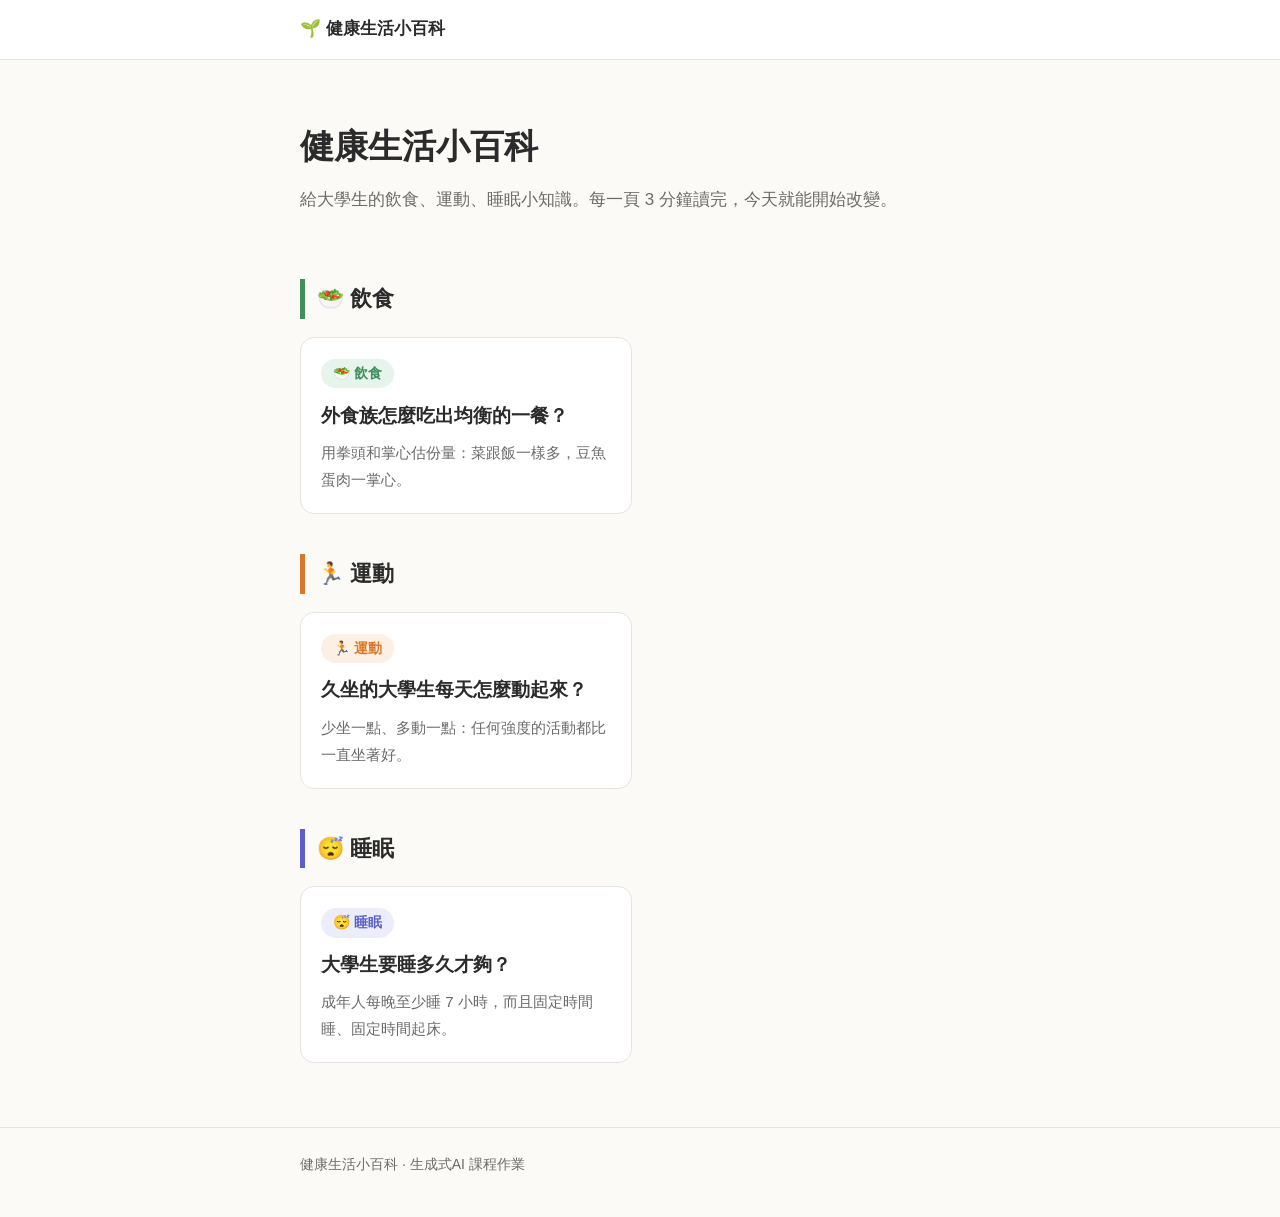
<file: index.html>
<!DOCTYPE html>
<html lang="zh-Hant">
<head>
  <meta charset="UTF-8">
  <meta name="viewport" content="width=device-width, initial-scale=1.0">
  <title>健康生活小百科</title>
  <link rel="stylesheet" href="assets/css/style.css">
</head>
<body>

  <header class="site-header">
    <div class="container">
      <a class="logo" href="index.html">🌱 健康生活小百科</a>
    </div>
  </header>

  <main class="container">

    <section class="hero">
      <h1>健康生活小百科</h1>
      <p>給大學生的飲食、運動、睡眠小知識。每一頁 3 分鐘讀完，今天就能開始改變。</p>
    </section>

    <!-- 🥗 飲食 -->
    <section class="category diet">
      <h2>🥗 飲食</h2>
      <div class="card-grid">
        <a class="card" href="pages/diet-healthy-plate.html">
          <span class="tag tag-diet">🥗 飲食</span>
          <h3>外食族怎麼吃出均衡的一餐？</h3>
          <p>用拳頭和掌心估份量：菜跟飯一樣多，豆魚蛋肉一掌心。</p>
        </a>
      </div>
    </section>

    <!-- 🏃 運動 -->
    <section class="category exercise">
      <h2>🏃 運動</h2>
      <div class="card-grid">
        <a class="card" href="pages/exercise-break-sitting.html">
          <span class="tag tag-exercise">🏃 運動</span>
          <h3>久坐的大學生每天怎麼動起來？</h3>
          <p>少坐一點、多動一點：任何強度的活動都比一直坐著好。</p>
        </a>
      </div>
    </section>

    <!-- 😴 睡眠 -->
    <section class="category sleep">
      <h2>😴 睡眠</h2>
      <div class="card-grid">
        <a class="card" href="pages/sleep-basics.html">
          <span class="tag tag-sleep">😴 睡眠</span>
          <h3>大學生要睡多久才夠？</h3>
          <p>成年人每晚至少睡 7 小時，而且固定時間睡、固定時間起床。</p>
        </a>
      </div>
    </section>

  </main>

  <footer class="site-footer">
    <div class="container">健康生活小百科 · 生成式AI 課程作業</div>
  </footer>

</body>
</html>
</file>
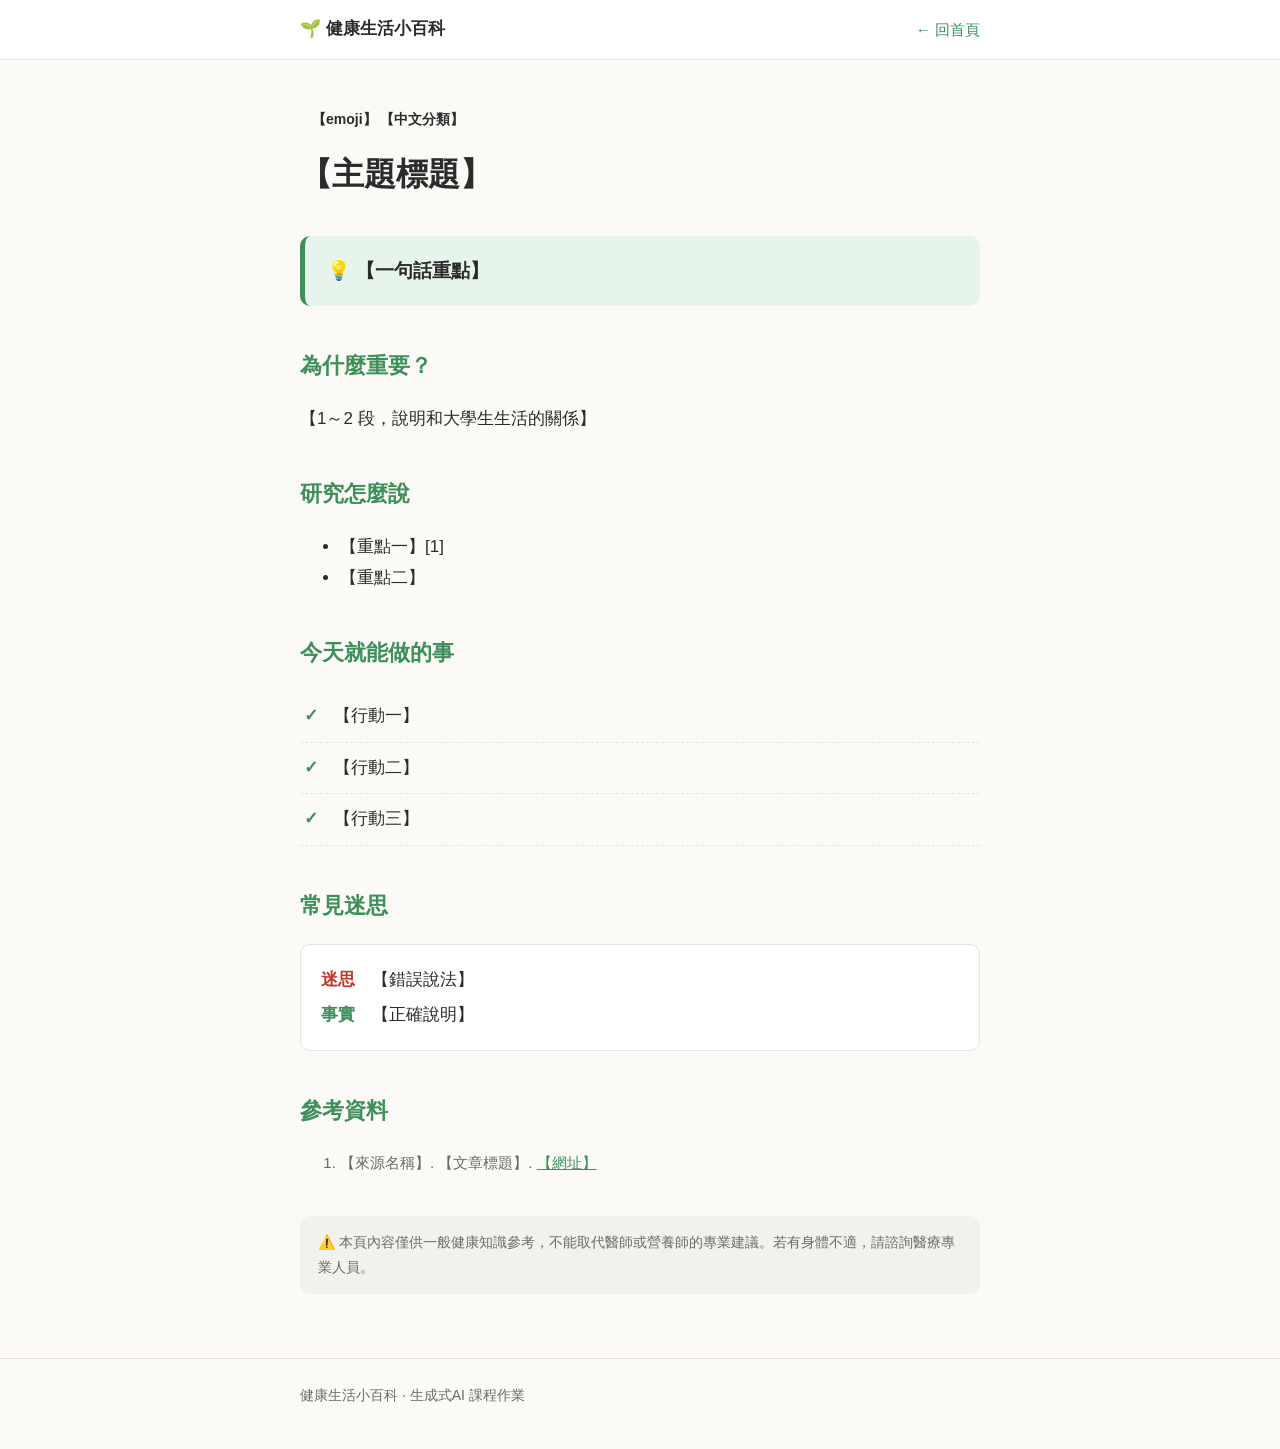
<file: _template.html>
<!DOCTYPE html>
<html lang="zh-Hant">
<head>
  <meta charset="UTF-8">
  <meta name="viewport" content="width=device-width, initial-scale=1.0">
  <!-- 改成：主題名稱｜健康生活小百科 -->
  <title>【主題名稱】｜健康生活小百科</title>
  <link rel="stylesheet" href="../assets/css/style.css">
</head>
<!-- body class 改成 theme-diet / theme-exercise / theme-sleep -->
<body class="theme-【分類】">

  <header class="site-header">
    <div class="container">
      <a class="logo" href="../index.html">🌱 健康生活小百科</a>
      <a class="back-link" href="../index.html">← 回首頁</a>
    </div>
  </header>

  <main class="container article">

    <div class="article-header">
      <!-- 標籤 class / emoji / 中文分類 要和 AGENTS.md 第 5 節一致 -->
      <span class="tag tag-【分類】">【emoji】 【中文分類】</span>
      <h1>【主題標題】</h1>
    </div>

    <!-- 區塊 1：一句話重點（40 字以內） -->
    <p class="key-point">💡 【一句話重點】</p>

    <!-- 區塊 2：為什麼重要？ -->
    <h2>為什麼重要？</h2>
    <p>【1～2 段，說明和大學生生活的關係】</p>

    <!-- 區塊 3：研究怎麼說（2～4 點，數字要附來源編號） -->
    <h2>研究怎麼說</h2>
    <ul>
      <li>【重點一】[1]</li>
      <li>【重點二】</li>
    </ul>

    <!-- 區塊 4：今天就能做的事（3～5 項，動詞開頭） -->
    <h2>今天就能做的事</h2>
    <ul class="checklist">
      <li>【行動一】</li>
      <li>【行動二】</li>
      <li>【行動三】</li>
    </ul>

    <!-- 區塊 5：常見迷思（1～3 組） -->
    <h2>常見迷思</h2>
    <div class="myth">
      <p><span class="label wrong">迷思</span>【錯誤說法】</p>
      <p><span class="label right">事實</span>【正確說明】</p>
    </div>

    <!-- 區塊 6：參考資料 -->
    <h2>參考資料</h2>
    <ol class="refs">
      <li>【來源名稱】. 【文章標題】. <a href="【網址】">【網址】</a></li>
    </ol>

    <!-- 免責聲明：不可刪除 -->
    <p class="disclaimer">
      ⚠️ 本頁內容僅供一般健康知識參考，不能取代醫師或營養師的專業建議。若有身體不適，請諮詢醫療專業人員。
    </p>

  </main>

  <footer class="site-footer">
    <div class="container">健康生活小百科 · 生成式AI 課程作業</div>
  </footer>

</body>
</html>
</file>
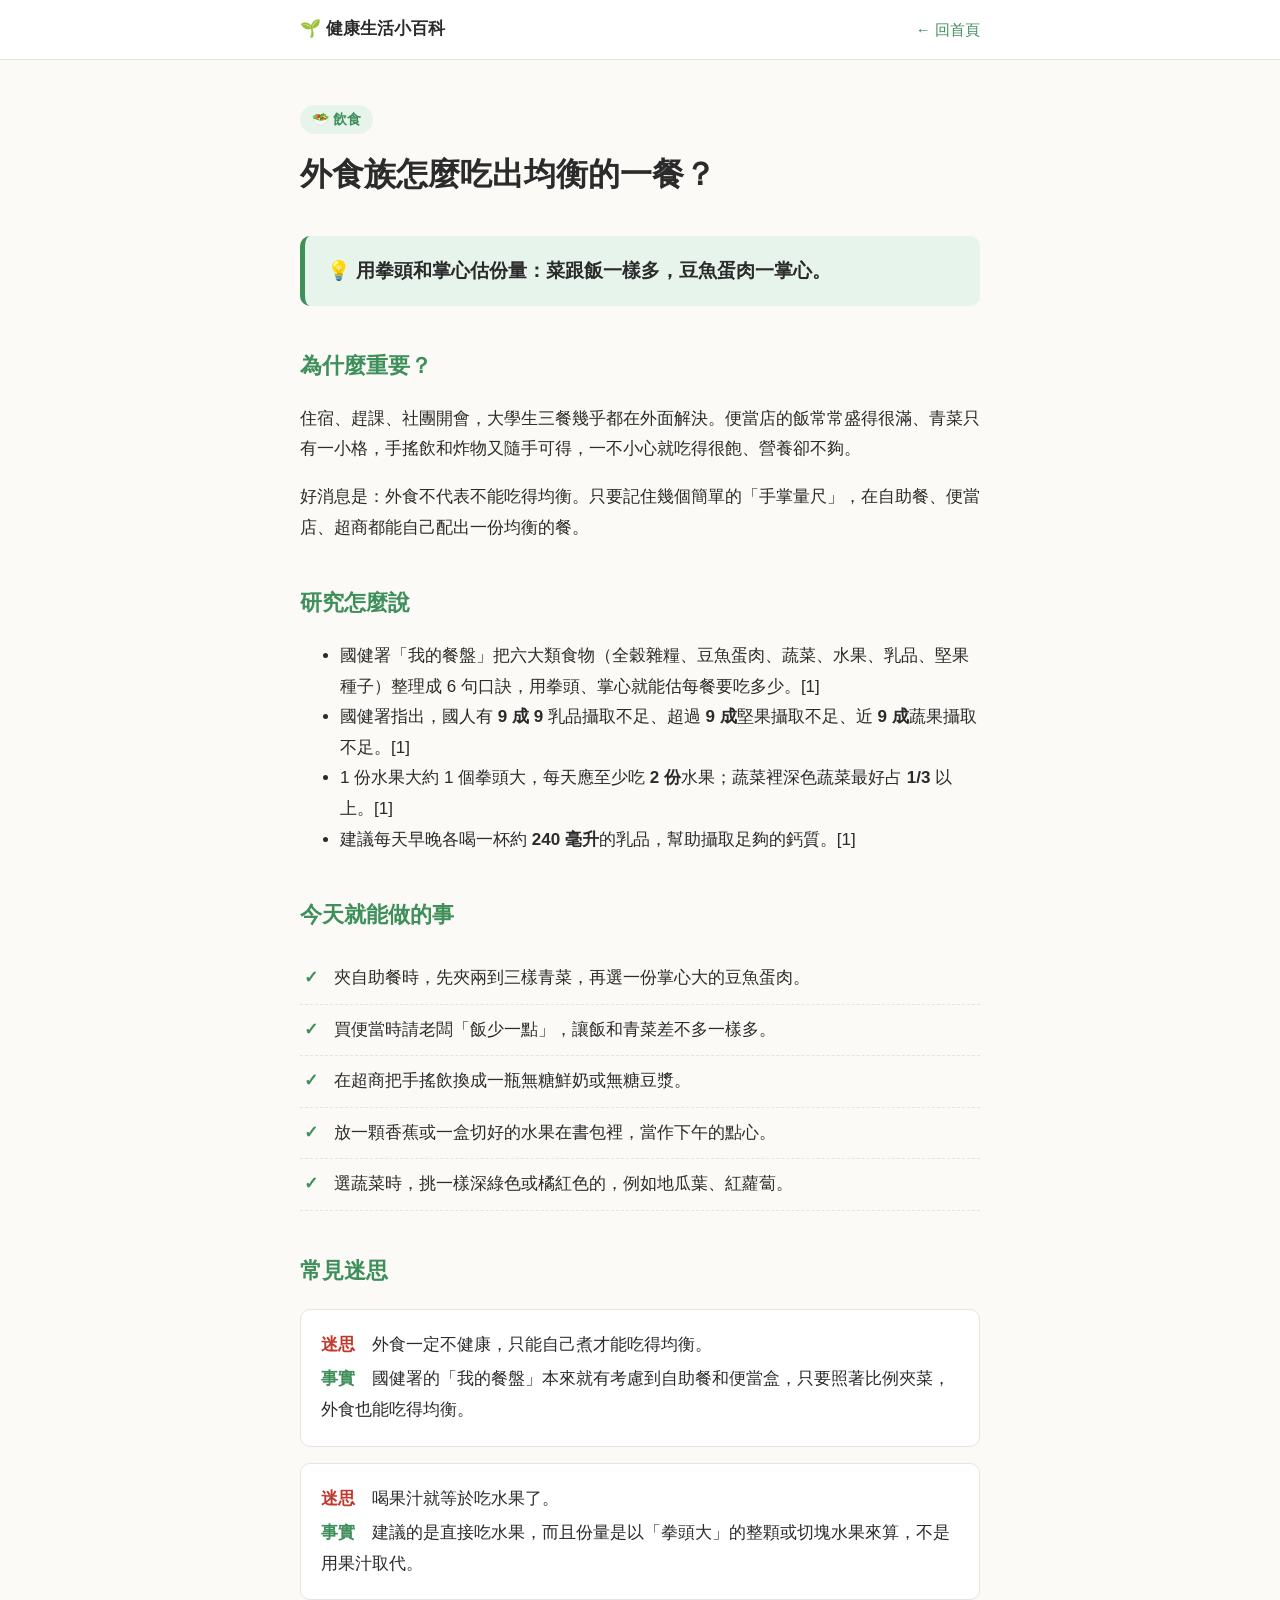
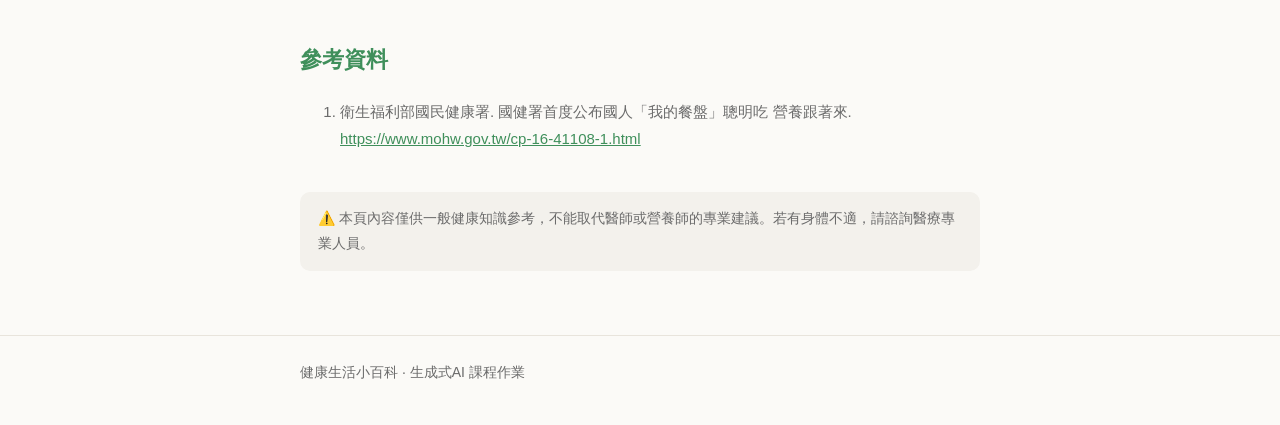
<file: diet-healthy-plate.html>
<!DOCTYPE html>
<html lang="zh-Hant">
<head>
  <meta charset="UTF-8">
  <meta name="viewport" content="width=device-width, initial-scale=1.0">
  <title>外食族怎麼吃出均衡的一餐？｜健康生活小百科</title>
  <link rel="stylesheet" href="../assets/css/style.css">
</head>
<body class="theme-diet">

  <header class="site-header">
    <div class="container">
      <a class="logo" href="../index.html">🌱 健康生活小百科</a>
      <a class="back-link" href="../index.html">← 回首頁</a>
    </div>
  </header>

  <main class="container article">

    <div class="article-header">
      <span class="tag tag-diet">🥗 飲食</span>
      <h1>外食族怎麼吃出均衡的一餐？</h1>
    </div>

    <p class="key-point">💡 用拳頭和掌心估份量：菜跟飯一樣多，豆魚蛋肉一掌心。</p>

    <h2>為什麼重要？</h2>
    <p>住宿、趕課、社團開會，大學生三餐幾乎都在外面解決。便當店的飯常常盛得很滿、青菜只有一小格，手搖飲和炸物又隨手可得，一不小心就吃得很飽、營養卻不夠。</p>
    <p>好消息是：外食不代表不能吃得均衡。只要記住幾個簡單的「手掌量尺」，在自助餐、便當店、超商都能自己配出一份均衡的餐。</p>

    <h2>研究怎麼說</h2>
    <ul>
      <li>國健署「我的餐盤」把六大類食物（全穀雜糧、豆魚蛋肉、蔬菜、水果、乳品、堅果種子）整理成 6 句口訣，用拳頭、掌心就能估每餐要吃多少。[1]</li>
      <li>國健署指出，國人有 <strong>9 成 9</strong> 乳品攝取不足、超過 <strong>9 成</strong>堅果攝取不足、近 <strong>9 成</strong>蔬果攝取不足。[1]</li>
      <li>1 份水果大約 1 個拳頭大，每天應至少吃 <strong>2 份</strong>水果；蔬菜裡深色蔬菜最好占 <strong>1/3</strong> 以上。[1]</li>
      <li>建議每天早晚各喝一杯約 <strong>240 毫升</strong>的乳品，幫助攝取足夠的鈣質。[1]</li>
    </ul>

    <h2>今天就能做的事</h2>
    <ul class="checklist">
      <li>夾自助餐時，先夾兩到三樣青菜，再選一份掌心大的豆魚蛋肉。</li>
      <li>買便當時請老闆「飯少一點」，讓飯和青菜差不多一樣多。</li>
      <li>在超商把手搖飲換成一瓶無糖鮮奶或無糖豆漿。</li>
      <li>放一顆香蕉或一盒切好的水果在書包裡，當作下午的點心。</li>
      <li>選蔬菜時，挑一樣深綠色或橘紅色的，例如地瓜葉、紅蘿蔔。</li>
    </ul>

    <h2>常見迷思</h2>
    <div class="myth">
      <p><span class="label wrong">迷思</span>外食一定不健康，只能自己煮才能吃得均衡。</p>
      <p><span class="label right">事實</span>國健署的「我的餐盤」本來就有考慮到自助餐和便當盒，只要照著比例夾菜，外食也能吃得均衡。</p>
    </div>
    <div class="myth">
      <p><span class="label wrong">迷思</span>喝果汁就等於吃水果了。</p>
      <p><span class="label right">事實</span>建議的是直接吃水果，而且份量是以「拳頭大」的整顆或切塊水果來算，不是用果汁取代。</p>
    </div>

    <h2>參考資料</h2>
    <ol class="refs">
      <li>衛生福利部國民健康署. 國健署首度公布國人「我的餐盤」聰明吃 營養跟著來. <a href="https://www.mohw.gov.tw/cp-16-41108-1.html">https://www.mohw.gov.tw/cp-16-41108-1.html</a></li>
    </ol>

    <p class="disclaimer">
      ⚠️ 本頁內容僅供一般健康知識參考，不能取代醫師或營養師的專業建議。若有身體不適，請諮詢醫療專業人員。
    </p>

  </main>

  <footer class="site-footer">
    <div class="container">健康生活小百科 · 生成式AI 課程作業</div>
  </footer>

</body>
</html>
</file>
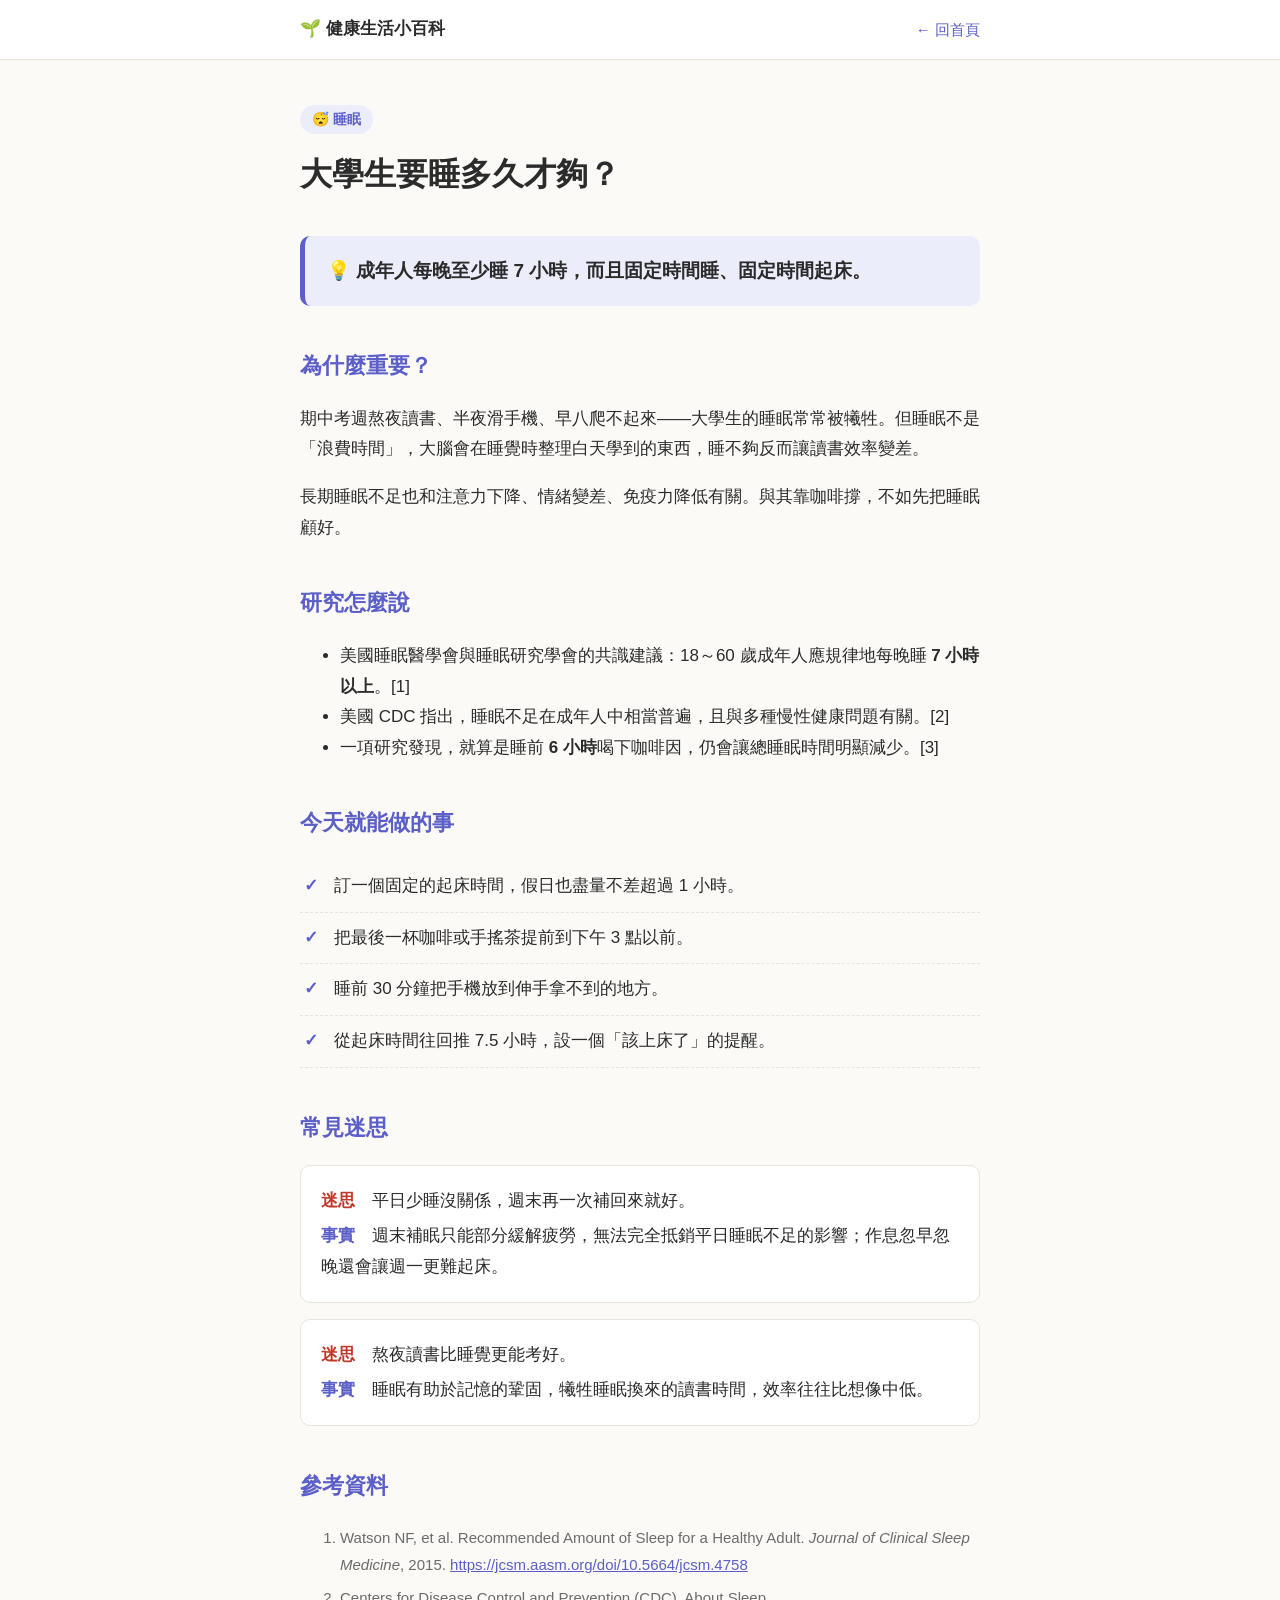
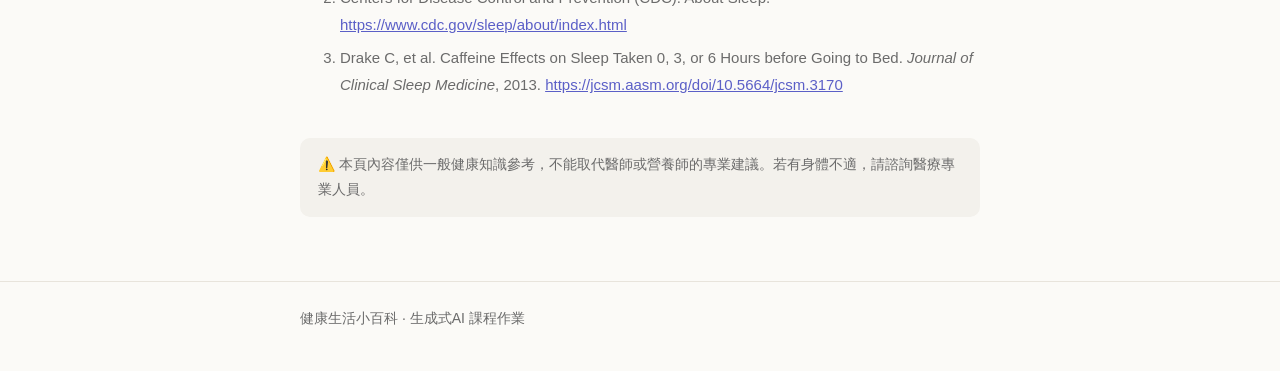
<file: sleep-basics.html>
<!DOCTYPE html>
<html lang="zh-Hant">
<head>
  <meta charset="UTF-8">
  <meta name="viewport" content="width=device-width, initial-scale=1.0">
  <title>大學生要睡多久才夠？｜健康生活小百科</title>
  <link rel="stylesheet" href="../assets/css/style.css">
</head>
<body class="theme-sleep">

  <header class="site-header">
    <div class="container">
      <a class="logo" href="../index.html">🌱 健康生活小百科</a>
      <a class="back-link" href="../index.html">← 回首頁</a>
    </div>
  </header>

  <main class="container article">

    <div class="article-header">
      <span class="tag tag-sleep">😴 睡眠</span>
      <h1>大學生要睡多久才夠？</h1>
    </div>

    <p class="key-point">💡 成年人每晚至少睡 7 小時，而且固定時間睡、固定時間起床。</p>

    <h2>為什麼重要？</h2>
    <p>期中考週熬夜讀書、半夜滑手機、早八爬不起來——大學生的睡眠常常被犧牲。但睡眠不是「浪費時間」，大腦會在睡覺時整理白天學到的東西，睡不夠反而讓讀書效率變差。</p>
    <p>長期睡眠不足也和注意力下降、情緒變差、免疫力降低有關。與其靠咖啡撐，不如先把睡眠顧好。</p>

    <h2>研究怎麼說</h2>
    <ul>
      <li>美國睡眠醫學會與睡眠研究學會的共識建議：18～60 歲成年人應規律地每晚睡 <strong>7 小時以上</strong>。[1]</li>
      <li>美國 CDC 指出，睡眠不足在成年人中相當普遍，且與多種慢性健康問題有關。[2]</li>
      <li>一項研究發現，就算是睡前 <strong>6 小時</strong>喝下咖啡因，仍會讓總睡眠時間明顯減少。[3]</li>
    </ul>

    <h2>今天就能做的事</h2>
    <ul class="checklist">
      <li>訂一個固定的起床時間，假日也盡量不差超過 1 小時。</li>
      <li>把最後一杯咖啡或手搖茶提前到下午 3 點以前。</li>
      <li>睡前 30 分鐘把手機放到伸手拿不到的地方。</li>
      <li>從起床時間往回推 7.5 小時，設一個「該上床了」的提醒。</li>
    </ul>

    <h2>常見迷思</h2>
    <div class="myth">
      <p><span class="label wrong">迷思</span>平日少睡沒關係，週末再一次補回來就好。</p>
      <p><span class="label right">事實</span>週末補眠只能部分緩解疲勞，無法完全抵銷平日睡眠不足的影響；作息忽早忽晚還會讓週一更難起床。</p>
    </div>
    <div class="myth">
      <p><span class="label wrong">迷思</span>熬夜讀書比睡覺更能考好。</p>
      <p><span class="label right">事實</span>睡眠有助於記憶的鞏固，犧牲睡眠換來的讀書時間，效率往往比想像中低。</p>
    </div>

    <h2>參考資料</h2>
    <ol class="refs">
      <li>Watson NF, et al. Recommended Amount of Sleep for a Healthy Adult. <em>Journal of Clinical Sleep Medicine</em>, 2015. <a href="https://jcsm.aasm.org/doi/10.5664/jcsm.4758">https://jcsm.aasm.org/doi/10.5664/jcsm.4758</a></li>
      <li>Centers for Disease Control and Prevention (CDC). About Sleep. <a href="https://www.cdc.gov/sleep/about/index.html">https://www.cdc.gov/sleep/about/index.html</a></li>
      <li>Drake C, et al. Caffeine Effects on Sleep Taken 0, 3, or 6 Hours before Going to Bed. <em>Journal of Clinical Sleep Medicine</em>, 2013. <a href="https://jcsm.aasm.org/doi/10.5664/jcsm.3170">https://jcsm.aasm.org/doi/10.5664/jcsm.3170</a></li>
    </ol>

    <p class="disclaimer">
      ⚠️ 本頁內容僅供一般健康知識參考，不能取代醫師或營養師的專業建議。若有身體不適，請諮詢醫療專業人員。
    </p>

  </main>

  <footer class="site-footer">
    <div class="container">健康生活小百科 · 生成式AI 課程作業</div>
  </footer>

</body>
</html>
</file>
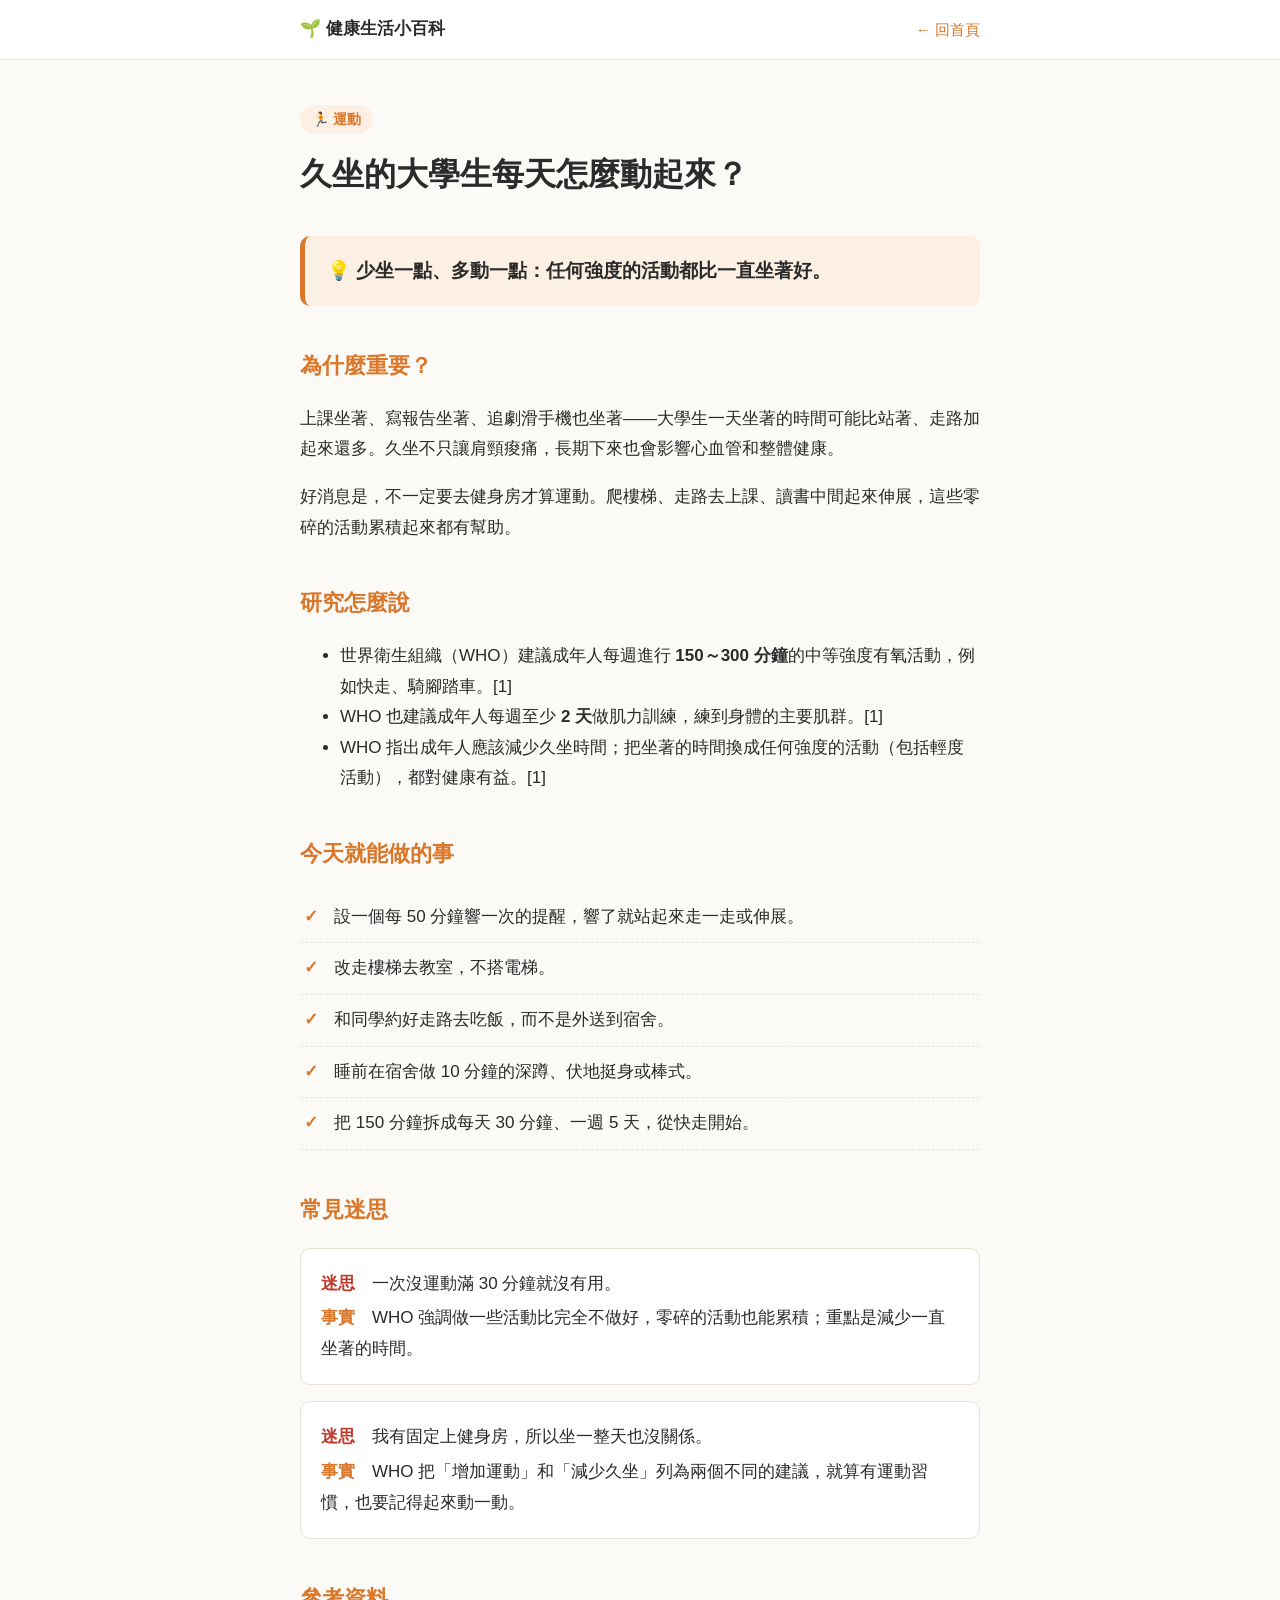
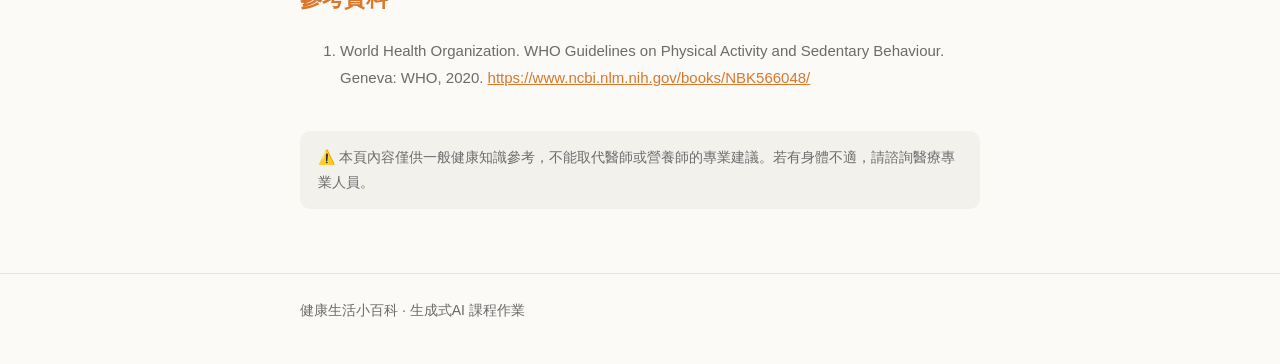
<file: pages/exercise-break-sitting.html>
<!DOCTYPE html>
<html lang="zh-Hant">
<head>
  <meta charset="UTF-8">
  <meta name="viewport" content="width=device-width, initial-scale=1.0">
  <title>久坐的大學生每天怎麼動起來？｜健康生活小百科</title>
  <link rel="stylesheet" href="../assets/css/style.css">
</head>
<body class="theme-exercise">

  <header class="site-header">
    <div class="container">
      <a class="logo" href="../index.html">🌱 健康生活小百科</a>
      <a class="back-link" href="../index.html">← 回首頁</a>
    </div>
  </header>

  <main class="container article">

    <div class="article-header">
      <span class="tag tag-exercise">🏃 運動</span>
      <h1>久坐的大學生每天怎麼動起來？</h1>
    </div>

    <p class="key-point">💡 少坐一點、多動一點：任何強度的活動都比一直坐著好。</p>

    <h2>為什麼重要？</h2>
    <p>上課坐著、寫報告坐著、追劇滑手機也坐著——大學生一天坐著的時間可能比站著、走路加起來還多。久坐不只讓肩頸痠痛，長期下來也會影響心血管和整體健康。</p>
    <p>好消息是，不一定要去健身房才算運動。爬樓梯、走路去上課、讀書中間起來伸展，這些零碎的活動累積起來都有幫助。</p>

    <h2>研究怎麼說</h2>
    <ul>
      <li>世界衛生組織（WHO）建議成年人每週進行 <strong>150～300 分鐘</strong>的中等強度有氧活動，例如快走、騎腳踏車。[1]</li>
      <li>WHO 也建議成年人每週至少 <strong>2 天</strong>做肌力訓練，練到身體的主要肌群。[1]</li>
      <li>WHO 指出成年人應該減少久坐時間；把坐著的時間換成任何強度的活動（包括輕度活動），都對健康有益。[1]</li>
    </ul>

    <h2>今天就能做的事</h2>
    <ul class="checklist">
      <li>設一個每 50 分鐘響一次的提醒，響了就站起來走一走或伸展。</li>
      <li>改走樓梯去教室，不搭電梯。</li>
      <li>和同學約好走路去吃飯，而不是外送到宿舍。</li>
      <li>睡前在宿舍做 10 分鐘的深蹲、伏地挺身或棒式。</li>
      <li>把 150 分鐘拆成每天 30 分鐘、一週 5 天，從快走開始。</li>
    </ul>

    <h2>常見迷思</h2>
    <div class="myth">
      <p><span class="label wrong">迷思</span>一次沒運動滿 30 分鐘就沒有用。</p>
      <p><span class="label right">事實</span>WHO 強調做一些活動比完全不做好，零碎的活動也能累積；重點是減少一直坐著的時間。</p>
    </div>
    <div class="myth">
      <p><span class="label wrong">迷思</span>我有固定上健身房，所以坐一整天也沒關係。</p>
      <p><span class="label right">事實</span>WHO 把「增加運動」和「減少久坐」列為兩個不同的建議，就算有運動習慣，也要記得起來動一動。</p>
    </div>

    <h2>參考資料</h2>
    <ol class="refs">
      <li>World Health Organization. WHO Guidelines on Physical Activity and Sedentary Behaviour. Geneva: WHO, 2020. <a href="https://www.ncbi.nlm.nih.gov/books/NBK566048/">https://www.ncbi.nlm.nih.gov/books/NBK566048/</a></li>
    </ol>

    <p class="disclaimer">
      ⚠️ 本頁內容僅供一般健康知識參考，不能取代醫師或營養師的專業建議。若有身體不適，請諮詢醫療專業人員。
    </p>

  </main>

  <footer class="site-footer">
    <div class="container">健康生活小百科 · 生成式AI 課程作業</div>
  </footer>

</body>
</html>
</file>
<file: assets/css/style.css>
/* =========================================
   健康生活小百科 — 全站唯一樣式檔
   新增樣式前請先看 AGENTS.md 第 2、5 節
   ========================================= */

/* ---------- 1. 色彩變數 ---------- */
:root {
  --bg: #fbfaf7;
  --surface: #ffffff;
  --text: #2b2b2b;
  --muted: #6b6b6b;
  --border: #e8e4dc;

  /* 分類色：飲食 / 運動 / 睡眠 */
  --diet: #3f8f5b;
  --diet-soft: #e7f4ec;
  --exercise: #d9772b;
  --exercise-soft: #fcefe3;
  --sleep: #5b5fc7;
  --sleep-soft: #ecedfb;

  /* 主題頁會依 body class 換掉這兩個 */
  --accent: #3f8f5b;
  --accent-soft: #e7f4ec;
}

.theme-diet     { --accent: var(--diet);     --accent-soft: var(--diet-soft); }
.theme-exercise { --accent: var(--exercise); --accent-soft: var(--exercise-soft); }
.theme-sleep    { --accent: var(--sleep);    --accent-soft: var(--sleep-soft); }

/* ---------- 2. 基本設定 ---------- */
* { box-sizing: border-box; }

body {
  margin: 0;
  background: var(--bg);
  color: var(--text);
  font-family: -apple-system, BlinkMacSystemFont, "PingFang TC", "Noto Sans TC",
    "Microsoft JhengHei", sans-serif;
  font-size: 17px;
  line-height: 1.8;
}

a { color: var(--accent); }

.container {
  max-width: 720px;
  margin: 0 auto;
  padding: 0 20px;
}

/* ---------- 3. 頁首 / 頁尾 ---------- */
.site-header {
  border-bottom: 1px solid var(--border);
  background: var(--surface);
}
.site-header .container {
  display: flex;
  justify-content: space-between;
  align-items: center;
  padding-top: 14px;
  padding-bottom: 14px;
}
.logo {
  font-weight: 700;
  text-decoration: none;
  color: var(--text);
}
.back-link {
  font-size: 15px;
  text-decoration: none;
}

.site-footer {
  margin-top: 64px;
  padding: 24px 0 40px;
  border-top: 1px solid var(--border);
  color: var(--muted);
  font-size: 14px;
}

/* ---------- 4. 分類標籤 ---------- */
.tag {
  display: inline-block;
  padding: 2px 12px;
  border-radius: 999px;
  font-size: 14px;
  font-weight: 600;
}
.tag-diet     { background: var(--diet-soft);     color: var(--diet); }
.tag-exercise { background: var(--exercise-soft); color: var(--exercise); }
.tag-sleep    { background: var(--sleep-soft);    color: var(--sleep); }

/* ---------- 5. 首頁 ---------- */
.hero {
  padding: 56px 0 24px;
}
.hero h1 {
  font-size: 34px;
  margin: 0 0 8px;
}
.hero p {
  color: var(--muted);
  margin: 0;
}

.category {
  margin-top: 40px;
}
.category h2 {
  font-size: 22px;
  border-left: 5px solid var(--accent);
  padding-left: 12px;
}
.category.diet     { --accent: var(--diet); }
.category.exercise { --accent: var(--exercise); }
.category.sleep    { --accent: var(--sleep); }

.card-grid {
  display: grid;
  grid-template-columns: repeat(auto-fill, minmax(260px, 1fr));
  gap: 16px;
}
.card {
  display: block;
  padding: 20px;
  background: var(--surface);
  border: 1px solid var(--border);
  border-radius: 14px;
  color: var(--text);
  text-decoration: none;
  transition: transform 0.15s, box-shadow 0.15s;
}
.card:hover {
  transform: translateY(-3px);
  box-shadow: 0 6px 18px rgba(0, 0, 0, 0.06);
}
.card h3 {
  margin: 10px 0 6px;
  font-size: 19px;
}
.card p {
  margin: 0;
  color: var(--muted);
  font-size: 15px;
}
.empty {
  color: var(--muted);
  font-style: italic;
}

/* ---------- 6. 主題頁 ---------- */
.article-header {
  padding: 44px 0 8px;
}
.article-header h1 {
  font-size: 32px;
  margin: 12px 0 0;
}

.article h2 {
  font-size: 22px;
  margin-top: 40px;
  color: var(--accent);
}

.key-point {
  margin: 24px 0;
  padding: 18px 22px;
  background: var(--accent-soft);
  border-left: 5px solid var(--accent);
  border-radius: 10px;
  font-size: 19px;
  font-weight: 600;
}

.checklist {
  list-style: none;
  padding: 0;
}
.checklist li {
  position: relative;
  padding: 10px 0 10px 34px;
  border-bottom: 1px dashed var(--border);
}
.checklist li::before {
  content: "✓";
  position: absolute;
  left: 4px;
  color: var(--accent);
  font-weight: 700;
}

.myth {
  margin: 16px 0;
  padding: 16px 20px;
  background: var(--surface);
  border: 1px solid var(--border);
  border-radius: 10px;
}
.myth p { margin: 4px 0; }
.myth .label {
  display: inline-block;
  min-width: 3em;
  font-weight: 700;
}
.myth .label.wrong { color: #c0392b; }
.myth .label.right { color: var(--accent); }

.refs {
  font-size: 15px;
  color: var(--muted);
}
.refs li { margin-bottom: 6px; }

.disclaimer {
  margin-top: 40px;
  padding: 14px 18px;
  background: #f3f1ec;
  border-radius: 10px;
  font-size: 14px;
  color: var(--muted);
}
</file>
